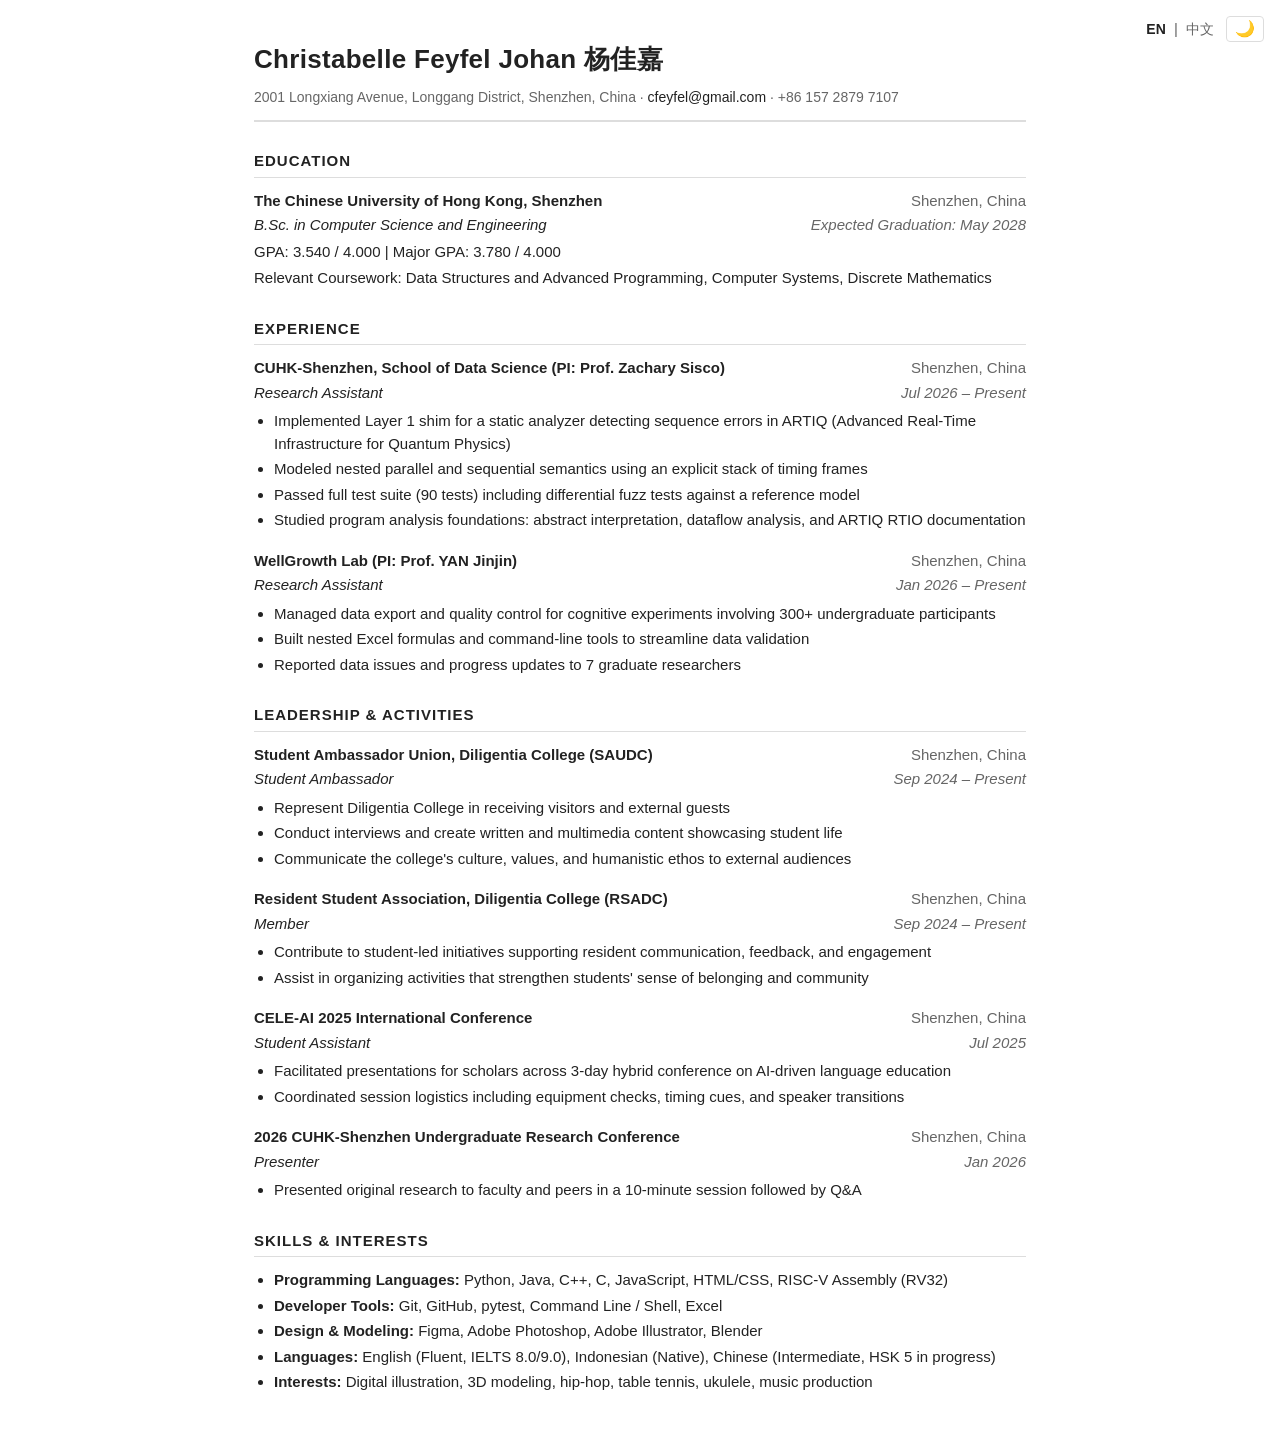
<file: index.html>
<!DOCTYPE html>
<html lang="en">
<head>
  <meta charset="UTF-8">
  <meta name="viewport" content="width=device-width, initial-scale=1.0">
  <title>Christabelle Feyfel Johan — Resume</title>
  <link rel="stylesheet" href="style.css">
</head>
<body>
  <div class="toggles">
    <nav class="lang-toggle" aria-label="Language">
      <a href="index.html" class="active">EN</a>
      <span class="sep">|</span>
      <a href="zh.html">中文</a>
    </nav>
    <button id="theme-toggle" type="button" aria-label="Toggle dark mode">🌙</button>
  </div>

  <main class="resume">
    <header>
      <h1>Christabelle Feyfel Johan 杨佳嘉</h1>
      <p class="contact">
        2001 Longxiang Avenue, Longgang District, Shenzhen, China
        · <a href="mailto:cfeyfel@gmail.com">cfeyfel@gmail.com</a>
        · +86 157 2879 7107
      </p>
    </header>

    <section>
      <h2>Education</h2>
      <div class="entry">
        <div class="entry-head">
          <span class="org">The Chinese University of Hong Kong, Shenzhen</span>
          <span class="meta">Shenzhen, China</span>
        </div>
        <div class="entry-sub">
          <span>B.Sc. in Computer Science and Engineering</span>
          <span class="meta">Expected Graduation: May 2028</span>
        </div>
        <p>GPA: 3.540 / 4.000 | Major GPA: 3.780 / 4.000</p>
        <p>Relevant Coursework: Data Structures and Advanced Programming, Computer Systems, Discrete Mathematics</p>
      </div>
    </section>

    <section>
      <h2>Experience</h2>

      <div class="entry">
        <div class="entry-head">
          <span class="org">CUHK-Shenzhen, School of Data Science (PI: Prof. Zachary Sisco)</span>
          <span class="meta">Shenzhen, China</span>
        </div>
        <div class="entry-sub">
          <span>Research Assistant</span>
          <span class="meta">Jul 2026 – Present</span>
        </div>
        <ul>
          <li>Implemented Layer 1 shim for a static analyzer detecting sequence errors in ARTIQ (Advanced Real-Time Infrastructure for Quantum Physics)</li>
          <li>Modeled nested parallel and sequential semantics using an explicit stack of timing frames</li>
          <li>Passed full test suite (90 tests) including differential fuzz tests against a reference model</li>
          <li>Studied program analysis foundations: abstract interpretation, dataflow analysis, and ARTIQ RTIO documentation</li>
        </ul>
      </div>

      <div class="entry">
        <div class="entry-head">
          <span class="org">WellGrowth Lab (PI: Prof. YAN Jinjin)</span>
          <span class="meta">Shenzhen, China</span>
        </div>
        <div class="entry-sub">
          <span>Research Assistant</span>
          <span class="meta">Jan 2026 – Present</span>
        </div>
        <ul>
          <li>Managed data export and quality control for cognitive experiments involving 300+ undergraduate participants</li>
          <li>Built nested Excel formulas and command-line tools to streamline data validation</li>
          <li>Reported data issues and progress updates to 7 graduate researchers</li>
        </ul>
      </div>
    </section>

    <section>
      <h2>Leadership &amp; Activities</h2>

      <div class="entry">
        <div class="entry-head">
          <span class="org">Student Ambassador Union, Diligentia College (SAUDC)</span>
          <span class="meta">Shenzhen, China</span>
        </div>
        <div class="entry-sub">
          <span>Student Ambassador</span>
          <span class="meta">Sep 2024 – Present</span>
        </div>
        <ul>
          <li>Represent Diligentia College in receiving visitors and external guests</li>
          <li>Conduct interviews and create written and multimedia content showcasing student life</li>
          <li>Communicate the college's culture, values, and humanistic ethos to external audiences</li>
        </ul>
      </div>

      <div class="entry">
        <div class="entry-head">
          <span class="org">Resident Student Association, Diligentia College (RSADC)</span>
          <span class="meta">Shenzhen, China</span>
        </div>
        <div class="entry-sub">
          <span>Member</span>
          <span class="meta">Sep 2024 – Present</span>
        </div>
        <ul>
          <li>Contribute to student-led initiatives supporting resident communication, feedback, and engagement</li>
          <li>Assist in organizing activities that strengthen students' sense of belonging and community</li>
        </ul>
      </div>

      <div class="entry">
        <div class="entry-head">
          <span class="org">CELE-AI 2025 International Conference</span>
          <span class="meta">Shenzhen, China</span>
        </div>
        <div class="entry-sub">
          <span>Student Assistant</span>
          <span class="meta">Jul 2025</span>
        </div>
        <ul>
          <li>Facilitated presentations for scholars across 3-day hybrid conference on AI-driven language education</li>
          <li>Coordinated session logistics including equipment checks, timing cues, and speaker transitions</li>
        </ul>
      </div>

      <div class="entry">
        <div class="entry-head">
          <span class="org">2026 CUHK-Shenzhen Undergraduate Research Conference</span>
          <span class="meta">Shenzhen, China</span>
        </div>
        <div class="entry-sub">
          <span>Presenter</span>
          <span class="meta">Jan 2026</span>
        </div>
        <ul>
          <li>Presented original research to faculty and peers in a 10-minute session followed by Q&amp;A</li>
        </ul>
      </div>
    </section>

    <section>
      <h2>Skills &amp; Interests</h2>
      <ul class="skills">
        <li><strong>Programming Languages:</strong> Python, Java, C++, C, JavaScript, HTML/CSS, RISC-V Assembly (RV32)</li>
        <li><strong>Developer Tools:</strong> Git, GitHub, pytest, Command Line / Shell, Excel</li>
        <li><strong>Design &amp; Modeling:</strong> Figma, Adobe Photoshop, Adobe Illustrator, Blender</li>
        <li><strong>Languages:</strong> English (Fluent, IELTS 8.0/9.0), Indonesian (Native), Chinese (Intermediate, HSK 5 in progress)</li>
        <li><strong>Interests:</strong> Digital illustration, 3D modeling, hip-hop, table tennis, ukulele, music production</li>
      </ul>
    </section>
  </main>

  <script src="script.js"></script>
</body>
</html>
</file>
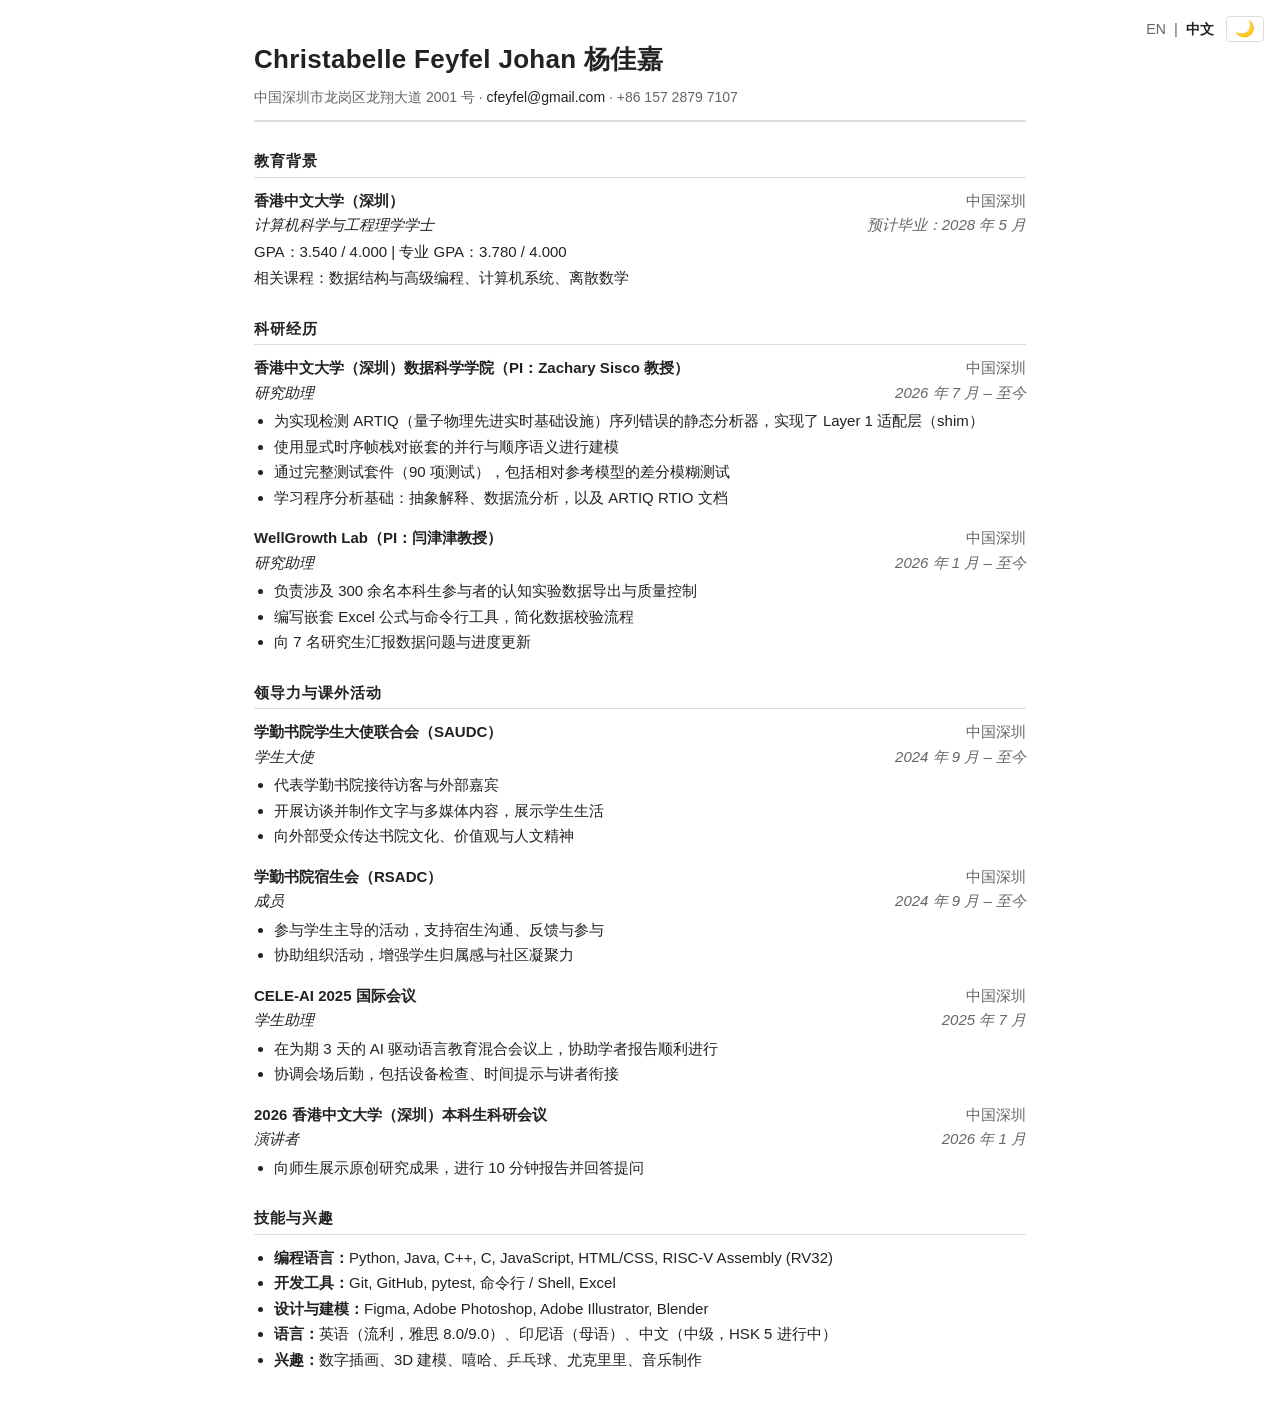
<file: zh.html>
<!DOCTYPE html>
<html lang="zh-CN">
<head>
  <meta charset="UTF-8">
  <meta name="viewport" content="width=device-width, initial-scale=1.0">
  <title>杨佳嘉 Christabelle Feyfel Johan — 简历</title>
  <link rel="stylesheet" href="style.css">
</head>
<body>
  <div class="toggles">
    <nav class="lang-toggle" aria-label="语言切换">
      <a href="index.html">EN</a>
      <span class="sep">|</span>
      <a href="zh.html" class="active">中文</a>
    </nav>
    <button id="theme-toggle" type="button" aria-label="切换深色模式">🌙</button>
  </div>

  <main class="resume">
    <header>
      <h1>Christabelle Feyfel Johan 杨佳嘉</h1>
      <p class="contact">
        中国深圳市龙岗区龙翔大道 2001 号
        · <a href="mailto:cfeyfel@gmail.com">cfeyfel@gmail.com</a>
        · +86 157 2879 7107
      </p>
    </header>

    <section>
      <h2>教育背景</h2>
      <div class="entry">
        <div class="entry-head">
          <span class="org">香港中文大学（深圳）</span>
          <span class="meta">中国深圳</span>
        </div>
        <div class="entry-sub">
          <span>计算机科学与工程理学学士</span>
          <span class="meta">预计毕业：2028 年 5 月</span>
        </div>
        <p>GPA：3.540 / 4.000 | 专业 GPA：3.780 / 4.000</p>
        <p>相关课程：数据结构与高级编程、计算机系统、离散数学</p>
      </div>
    </section>

    <section>
      <h2>科研经历</h2>

      <div class="entry">
        <div class="entry-head">
          <span class="org">香港中文大学（深圳）数据科学学院（PI：Zachary Sisco 教授）</span>
          <span class="meta">中国深圳</span>
        </div>
        <div class="entry-sub">
          <span>研究助理</span>
          <span class="meta">2026 年 7 月 – 至今</span>
        </div>
        <ul>
          <li>为实现检测 ARTIQ（量子物理先进实时基础设施）序列错误的静态分析器，实现了 Layer 1 适配层（shim）</li>
          <li>使用显式时序帧栈对嵌套的并行与顺序语义进行建模</li>
          <li>通过完整测试套件（90 项测试），包括相对参考模型的差分模糊测试</li>
          <li>学习程序分析基础：抽象解释、数据流分析，以及 ARTIQ RTIO 文档</li>
        </ul>
      </div>

      <div class="entry">
        <div class="entry-head">
          <span class="org">WellGrowth Lab（PI：闫津津教授）</span>
          <span class="meta">中国深圳</span>
        </div>
        <div class="entry-sub">
          <span>研究助理</span>
          <span class="meta">2026 年 1 月 – 至今</span>
        </div>
        <ul>
          <li>负责涉及 300 余名本科生参与者的认知实验数据导出与质量控制</li>
          <li>编写嵌套 Excel 公式与命令行工具，简化数据校验流程</li>
          <li>向 7 名研究生汇报数据问题与进度更新</li>
        </ul>
      </div>
    </section>

    <section>
      <h2>领导力与课外活动</h2>

      <div class="entry">
        <div class="entry-head">
          <span class="org">学勤书院学生大使联合会（SAUDC）</span>
          <span class="meta">中国深圳</span>
        </div>
        <div class="entry-sub">
          <span>学生大使</span>
          <span class="meta">2024 年 9 月 – 至今</span>
        </div>
        <ul>
          <li>代表学勤书院接待访客与外部嘉宾</li>
          <li>开展访谈并制作文字与多媒体内容，展示学生生活</li>
          <li>向外部受众传达书院文化、价值观与人文精神</li>
        </ul>
      </div>

      <div class="entry">
        <div class="entry-head">
          <span class="org">学勤书院宿生会（RSADC）</span>
          <span class="meta">中国深圳</span>
        </div>
        <div class="entry-sub">
          <span>成员</span>
          <span class="meta">2024 年 9 月 – 至今</span>
        </div>
        <ul>
          <li>参与学生主导的活动，支持宿生沟通、反馈与参与</li>
          <li>协助组织活动，增强学生归属感与社区凝聚力</li>
        </ul>
      </div>

      <div class="entry">
        <div class="entry-head">
          <span class="org">CELE-AI 2025 国际会议</span>
          <span class="meta">中国深圳</span>
        </div>
        <div class="entry-sub">
          <span>学生助理</span>
          <span class="meta">2025 年 7 月</span>
        </div>
        <ul>
          <li>在为期 3 天的 AI 驱动语言教育混合会议上，协助学者报告顺利进行</li>
          <li>协调会场后勤，包括设备检查、时间提示与讲者衔接</li>
        </ul>
      </div>

      <div class="entry">
        <div class="entry-head">
          <span class="org">2026 香港中文大学（深圳）本科生科研会议</span>
          <span class="meta">中国深圳</span>
        </div>
        <div class="entry-sub">
          <span>演讲者</span>
          <span class="meta">2026 年 1 月</span>
        </div>
        <ul>
          <li>向师生展示原创研究成果，进行 10 分钟报告并回答提问</li>
        </ul>
      </div>
    </section>

    <section>
      <h2>技能与兴趣</h2>
      <ul class="skills">
        <li><strong>编程语言：</strong>Python, Java, C++, C, JavaScript, HTML/CSS, RISC-V Assembly (RV32)</li>
        <li><strong>开发工具：</strong>Git, GitHub, pytest, 命令行 / Shell, Excel</li>
        <li><strong>设计与建模：</strong>Figma, Adobe Photoshop, Adobe Illustrator, Blender</li>
        <li><strong>语言：</strong>英语（流利，雅思 8.0/9.0）、印尼语（母语）、中文（中级，HSK 5 进行中）</li>
        <li><strong>兴趣：</strong>数字插画、3D 建模、嘻哈、乒乓球、尤克里里、音乐制作</li>
      </ul>
    </section>
  </main>

  <script src="script.js"></script>
</body>
</html>
</file>
<file: style.css>
:root {
  --bg: #ffffff;
  --text: #222;
  --text-muted: #666;
  --border: #ddd;
  --link: #222;
}

[data-theme="dark"] {
  --bg: #121212;
  --text: #e8e8e8;
  --text-muted: #999;
  --border: #333;
  --link: #e8e8e8;
}

*,
*::before,
*::after {
  box-sizing: border-box;
}

body {
  margin: 0;
  background: var(--bg);
  color: var(--text);
  font-family: "Helvetica Neue", Arial, "PingFang SC", "Microsoft YaHei", sans-serif;
  font-size: 15px;
  line-height: 1.5;
}

a {
  color: var(--link);
  text-decoration: none;
}

a:hover {
  text-decoration: underline;
}

.toggles {
  position: fixed;
  top: 16px;
  right: 16px;
  display: flex;
  align-items: center;
  gap: 12px;
  z-index: 10;
}

.lang-toggle a {
  color: var(--text-muted);
  font-size: 14px;
}

.lang-toggle a.active {
  color: var(--text);
  font-weight: 700;
}

.lang-toggle .sep {
  color: var(--text-muted);
  margin: 0 4px;
}

#theme-toggle {
  background: transparent;
  border: 1px solid var(--border);
  border-radius: 4px;
  cursor: pointer;
  font-size: 16px;
  line-height: 1;
  padding: 4px 8px;
  color: var(--text);
}

.resume {
  max-width: 820px;
  margin: 40px auto;
  padding: 0 24px;
}

header {
  border-bottom: 2px solid var(--border);
  padding-bottom: 12px;
  margin-bottom: 28px;
}

h1 {
  margin: 0 0 8px;
  font-size: 26px;
  font-weight: 700;
  letter-spacing: 0.3px;
}

.contact {
  margin: 0;
  color: var(--text-muted);
  font-size: 14px;
}

section {
  margin-bottom: 28px;
}

h2 {
  margin: 0 0 12px;
  font-size: 15px;
  font-weight: 700;
  letter-spacing: 1px;
  text-transform: uppercase;
  border-bottom: 1px solid var(--border);
  padding-bottom: 4px;
}

.entry {
  margin-bottom: 18px;
}

.entry-head,
.entry-sub {
  display: flex;
  justify-content: space-between;
  gap: 16px;
  align-items: baseline;
}

.org {
  font-weight: 700;
}

.entry-sub {
  margin-top: 2px;
  font-style: italic;
}

.meta {
  color: var(--text-muted);
  white-space: nowrap;
  flex-shrink: 0;
}

.entry p {
  margin: 4px 0 0;
}

.entry ul,
.skills {
  margin: 6px 0 0;
  padding-left: 20px;
}

.entry li,
.skills li {
  margin-bottom: 3px;
}

.skills {
  list-style: disc;
}

@media (max-width: 600px) {
  .toggles {
    position: static;
    justify-content: flex-end;
    padding: 12px 24px 0;
  }

  .entry-head,
  .entry-sub {
    flex-direction: column;
    gap: 2px;
  }

  .meta {
    white-space: normal;
  }

  h1 {
    font-size: 22px;
  }
}

@media print {
  .toggles {
    display: none !important;
  }

  body {
    background: #ffffff !important;
    color: #222 !important;
    font-size: 12pt;
  }

  a {
    color: #222 !important;
    text-decoration: none;
  }

  .contact,
  .meta {
    color: #666 !important;
  }

  header,
  h2 {
    border-color: #ddd !important;
  }

  .resume {
    margin: 0;
    max-width: none;
  }
}
</file>
